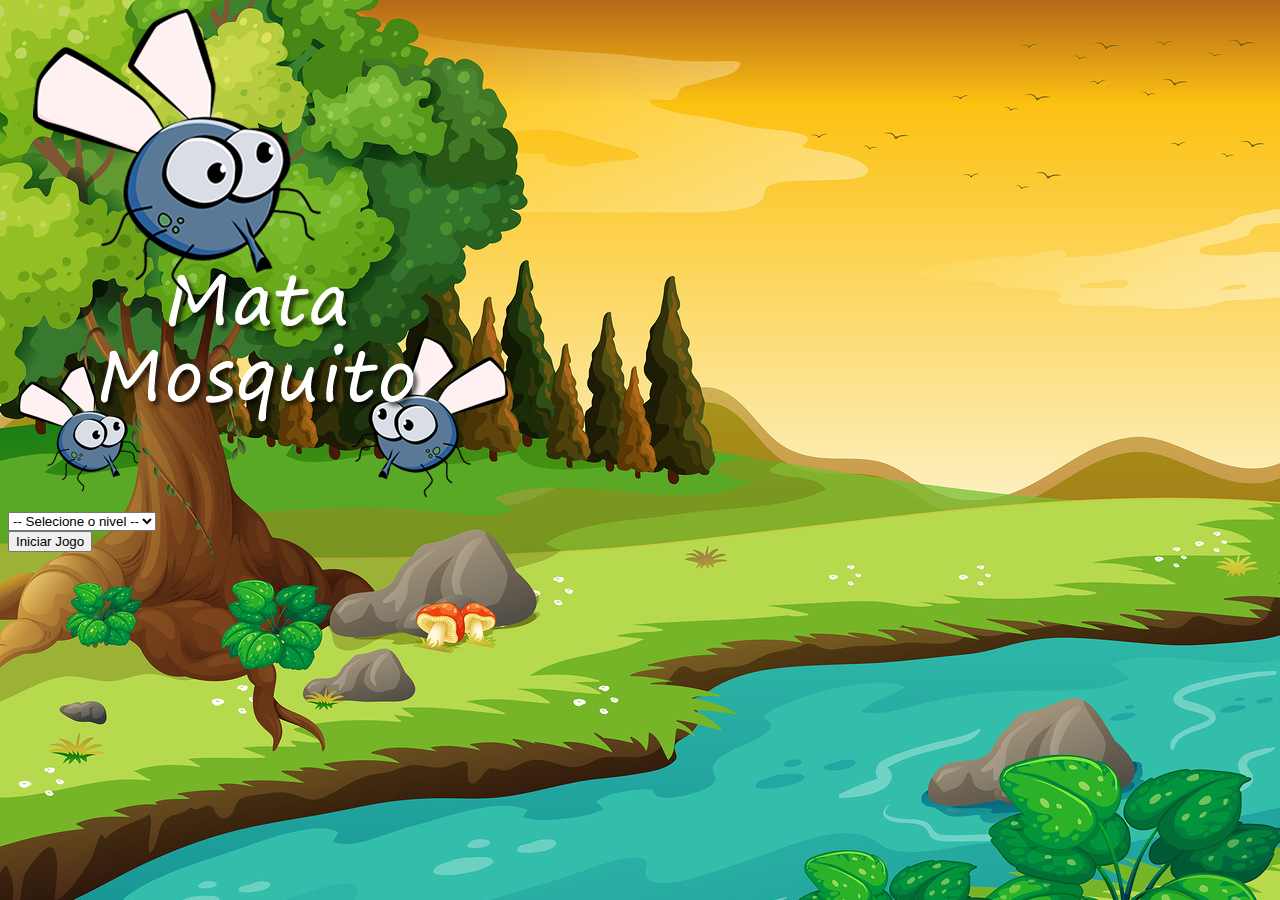
<file: index.html>
<!DOCTYPE html>
<html lang="en">
<head>
    <meta charset="UTF-8">
    <meta http-equiv="X-UA-Compatible" content="IE=edge">
    <meta name="viewport" content="width=device-width, initial-scale=1.0">
    <title>Document</title>
    <link href="https://cdn.jsdelivr.net/npm/bootstrap@5.2.0-beta1/dist/css/bootstrap.min.css" rel="stylesheet" integrity="sha384-0evHe/X+R7YkIZDRvuzKMRqM+OrBnVFBL6DOitfPri4tjfHxaWutUpFmBp4vmVor" crossorigin="anonymous">
    <link rel="stylesheet" href="style.css">

    <script>
        function iniciarJogo() {
            var nivel = document.getElementById('nivel').value

            if(nivel === '') {
                alert('Selecione um nivel para iniciar o jogo')
                return false
            }

            window.location.href = "app.html?" + nivel
        }
    </script>
</head>
<body>
    
    <div class="container">
        <div class="row">
            <div class="col">
                <div class="d-flex justify-content-center">
                    <img src="imagens/game.png" alt="">
                </div>
            </div>

            <div class="row">
                <div class="col">
                    <div class="d-flex justify-content-center">
                        <div class="mb-2">
                            <select class="form-control" id="nivel">
                                <option value="">-- Selecione o nivel --</option>
                                <option value="normal">Normal</option>
                                <option value="dificil">Dificil</option>
                                <option value="infernal">Infernal</option>
                            </select>
                        </div>
                    </div>
                </div>

            <div class="row">
                <div class="col">
                    <div class="d-flex justify-content-center">
                        <button type="button" class="btn btn-danger btn-lg" onclick="iniciarJogo()">Iniciar Jogo</button>
                    </div>
                </div>
        </div>
    </div>
</body>
</html>
</file>
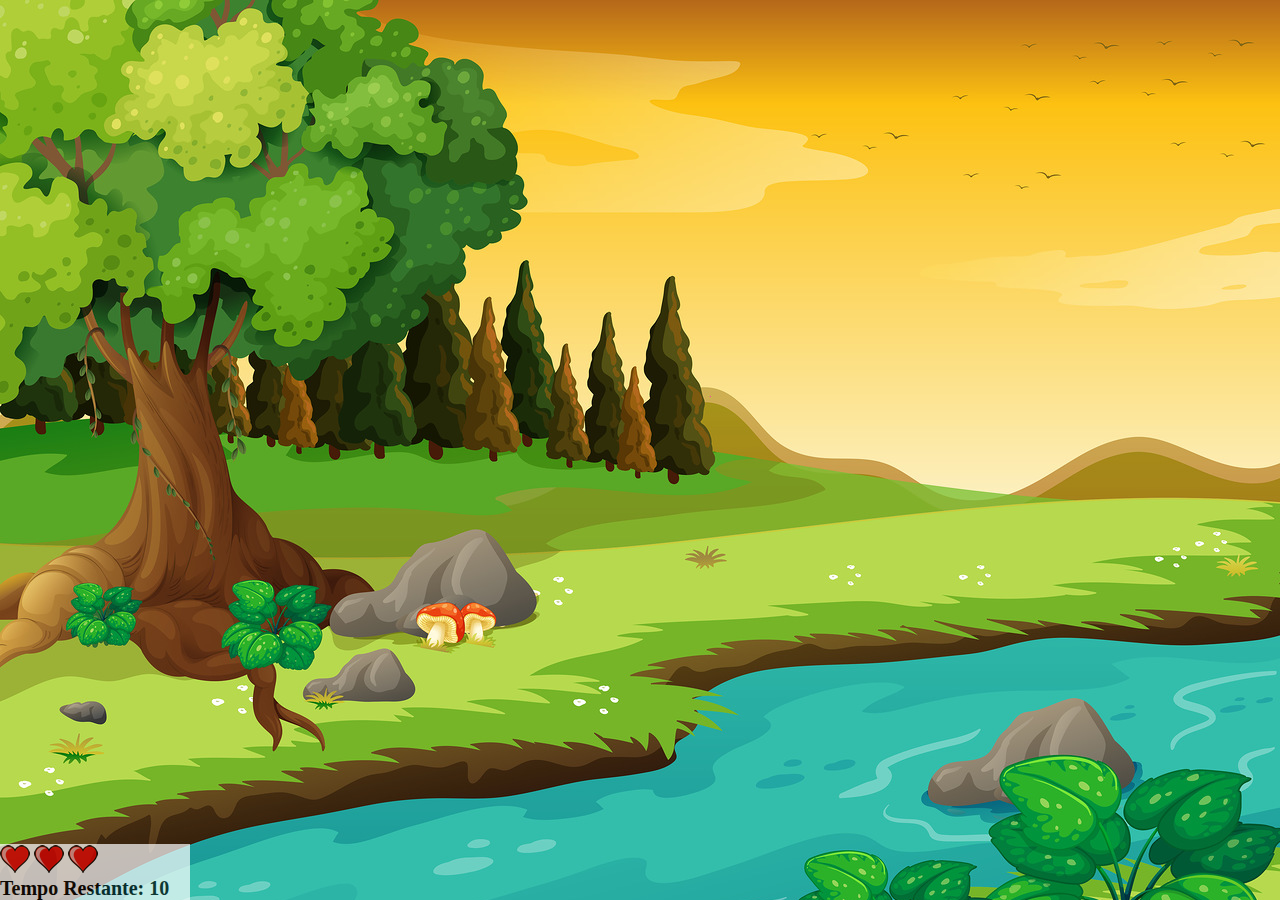
<file: app.html>
<!DOCTYPE html>
<html lang="en">
    <head>
        <meta charset="UTF-8">
        <meta http-equiv="X-UA-Compatible" content="IE=edge">
        <meta name="viewport" content="width=device-width, initial-scale=1.0">
        <title>Document</title>
        <script src="jogo.js"></script>
        <link rel="stylesheet" href="style.css">

    </head>
    <body onresize="ajustaTamanhoJogo()">
        
        <div class="painel">
            <div class="vidas">
                <img id="v1" src="imagens/coracao_cheio.png" alt="">
                <img id="v2" src="imagens/coracao_cheio.png" alt="">
                <img id="v3" src="imagens/coracao_cheio.png" alt="">
            </div>

            <div class="cronometro">
                Tempo Restante: <span id="cronometro"></span>
            </div>
        </div>


        <script>
            document.getElementById('cronometro').innerHTML = tempo

            var criaMosca = setInterval(function() {
                posicaoRandomica()
            }, tempoMosca)
        </script>
    </body>
</html>
</file>
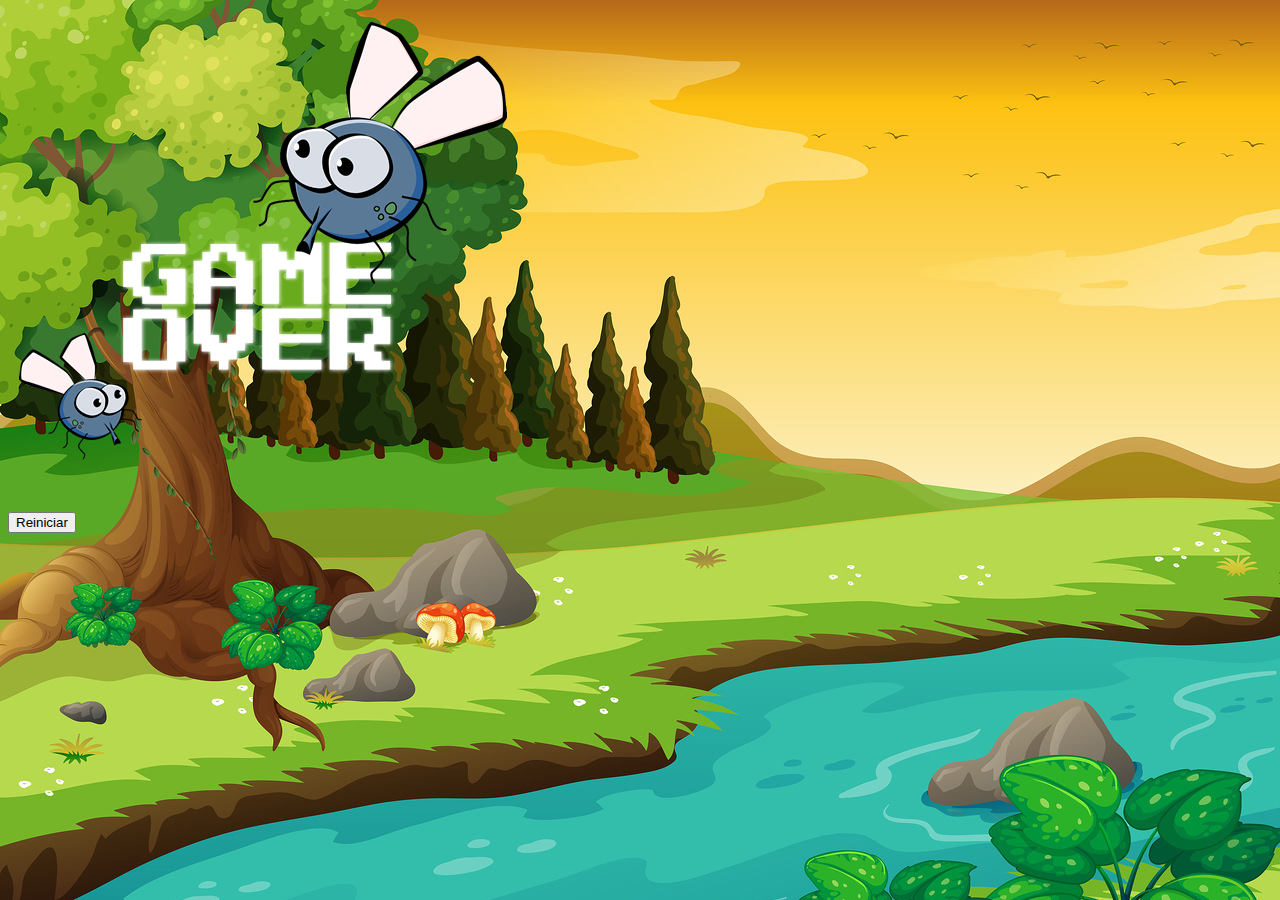
<file: fim_de_jogo.html>
<!DOCTYPE html>
<html lang="en">
<head>
    <meta charset="UTF-8">
    <meta http-equiv="X-UA-Compatible" content="IE=edge">
    <meta name="viewport" content="width=device-width, initial-scale=1.0">
    <title>Document</title>
    <link href="https://cdn.jsdelivr.net/npm/bootstrap@5.2.0-beta1/dist/css/bootstrap.min.css" rel="stylesheet" integrity="sha384-0evHe/X+R7YkIZDRvuzKMRqM+OrBnVFBL6DOitfPri4tjfHxaWutUpFmBp4vmVor" crossorigin="anonymous">
    <link rel="stylesheet" href="style.css">
</head>
<body>
    
    <div class="container">
        <div class="row">
            <div class="col">
                <div class="d-flex justify-content-center">
                    <img src="imagens/game_over.png" alt="">
                </div>
            </div>

            <div class="row">
                <div class="col">
                    <div class="d-flex justify-content-center">
                        <button type="button" class="btn btn-dark btn-lg" onclick="window.location.href='index.html'">Reiniciar</button>
                    </div>
                </div>
        </div>
    </div>
</body>
</html>
</file>
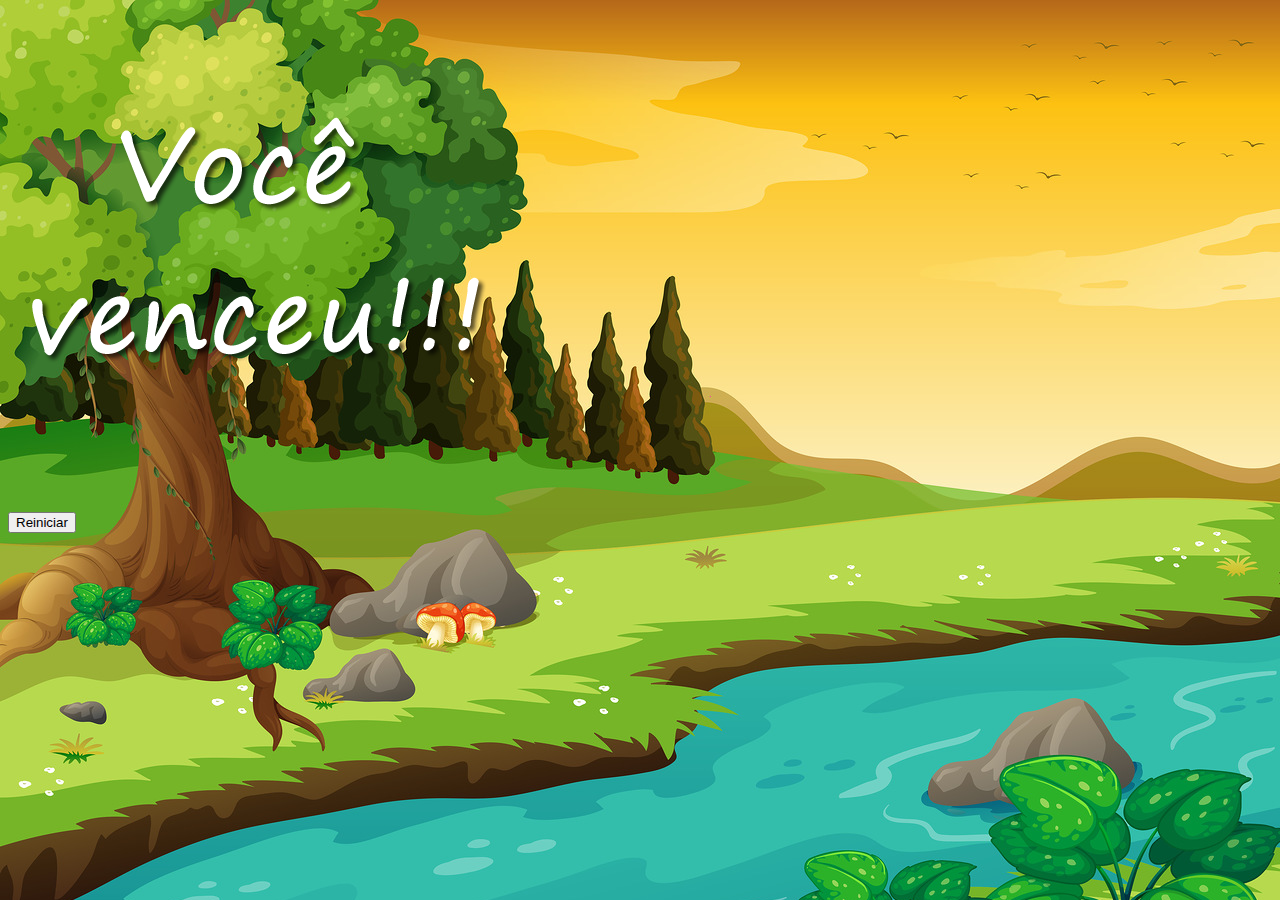
<file: vitoria.html>
<!DOCTYPE html>
<html lang="en">
<head>
    <meta charset="UTF-8">
    <meta http-equiv="X-UA-Compatible" content="IE=edge">
    <meta name="viewport" content="width=device-width, initial-scale=1.0">
    <title>Document</title>
    <link href="https://cdn.jsdelivr.net/npm/bootstrap@5.2.0-beta1/dist/css/bootstrap.min.css" rel="stylesheet" integrity="sha384-0evHe/X+R7YkIZDRvuzKMRqM+OrBnVFBL6DOitfPri4tjfHxaWutUpFmBp4vmVor" crossorigin="anonymous">
    <link rel="stylesheet" href="style.css">
</head>
<body>
    
    <div class="container">
        <div class="row">
            <div class="col">
                <div class="d-flex justify-content-center">
                    <img src="imagens/vitoria.png" alt="">
                </div>
            </div>

            <div class="row">
                <div class="col">
                    <div class="d-flex justify-content-center">
                        <button type="button" class="btn btn-dark btn-lg" onclick="window.location.href='index.html'">Reiniciar</button>
                    </div>
                </div>
        </div>
    </div>
</body>
</html>
</file>
<file: style.css>
html {
    cursor: url(imagens/mata_mosca.png) 30 30, auto;
 }
 
 body {
    background: url(imagens/bg.jpg) no-repeat;
    background-size: cover;
 }

.mosca1 {
    width: 50px;
    height: 50px;
}

.mosca2 {
    width: 70px;
    height: 70px;
}

.mosca3 {
    width: 90px;
    height: 90px;
}

.ladoA{
    transform: scaleX(1);
}

.ladoB{
    transform: scaleX(-1);
}

.painel {
    position: absolute;
    width: 190px;
    padding: 10;
    left: 0px;
    bottom: 0px;
    border-top: solid 1px #fff;
    background-color: #fff;
    opacity: 0.7;
}

.vidas {
    float: left;
}

.cronometro {
    float: left;
    font-size: 20px;
    font-weight: bold;
}
</file>
